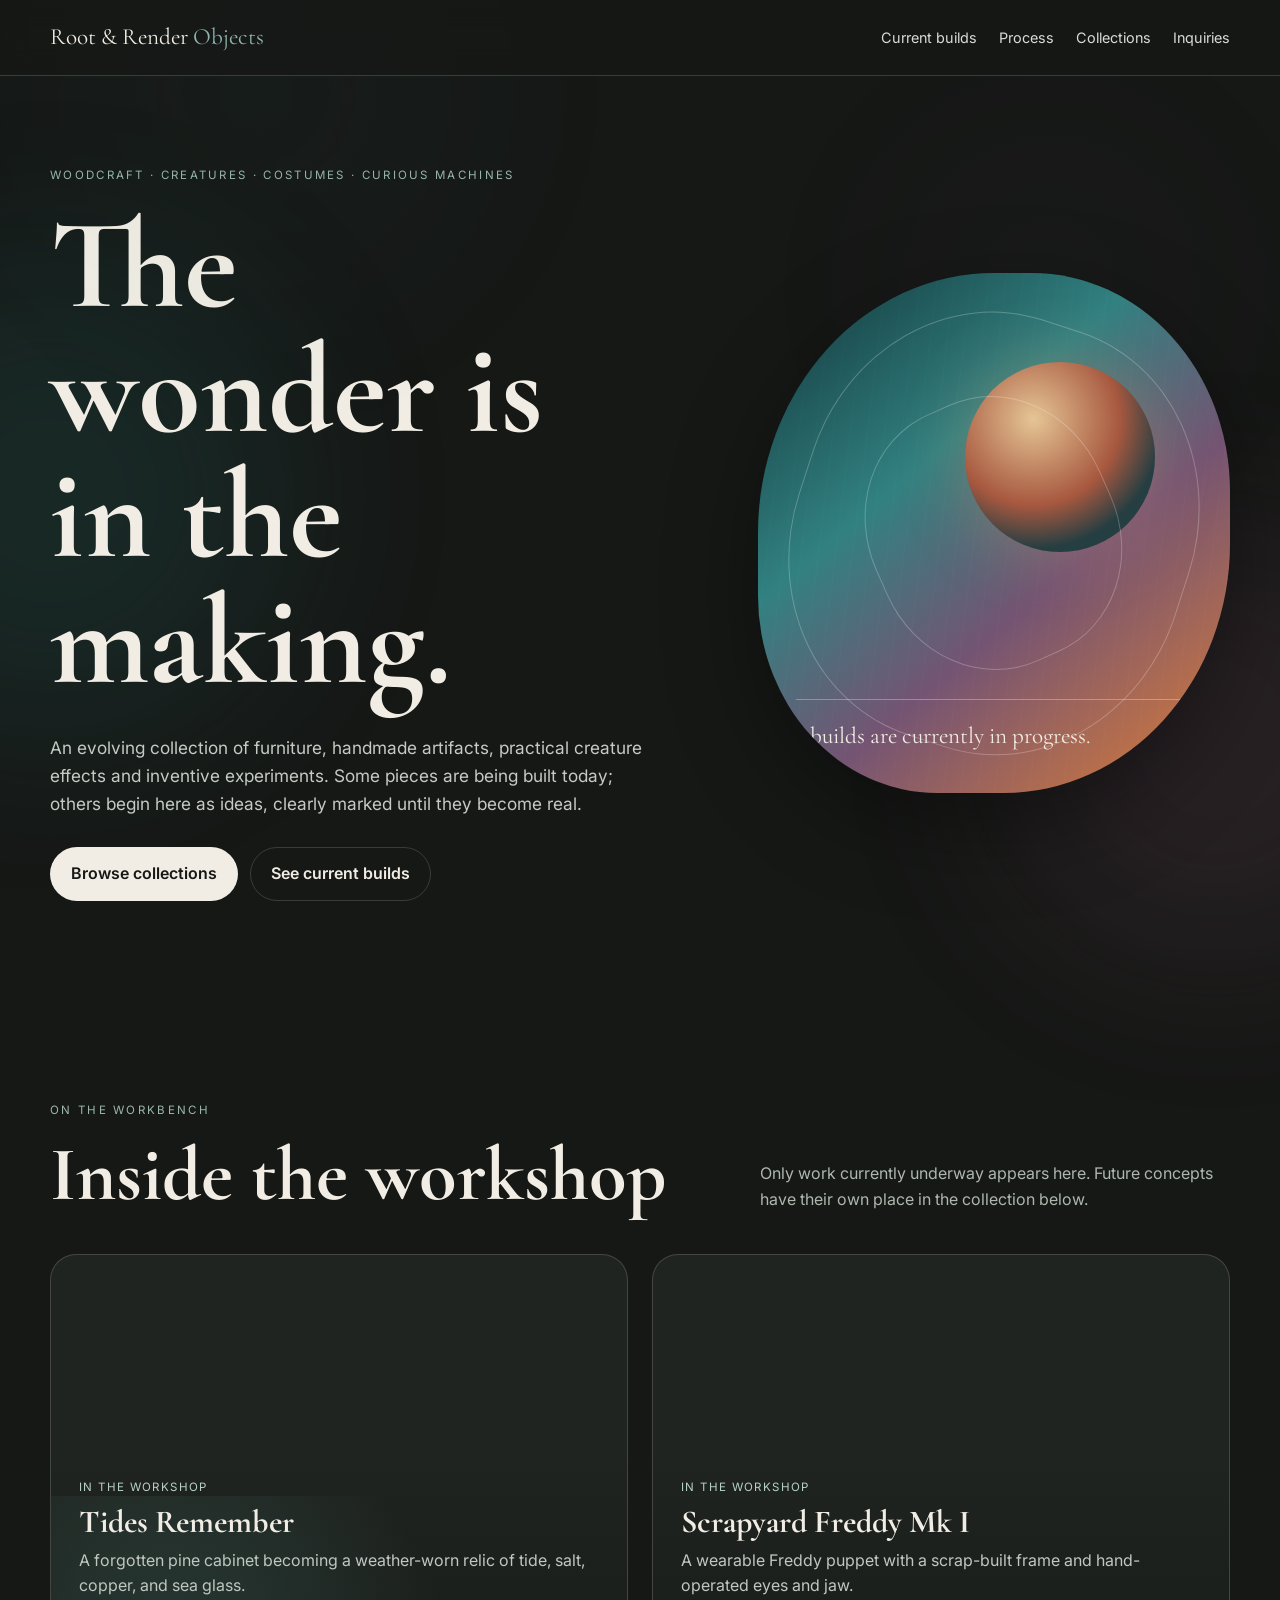
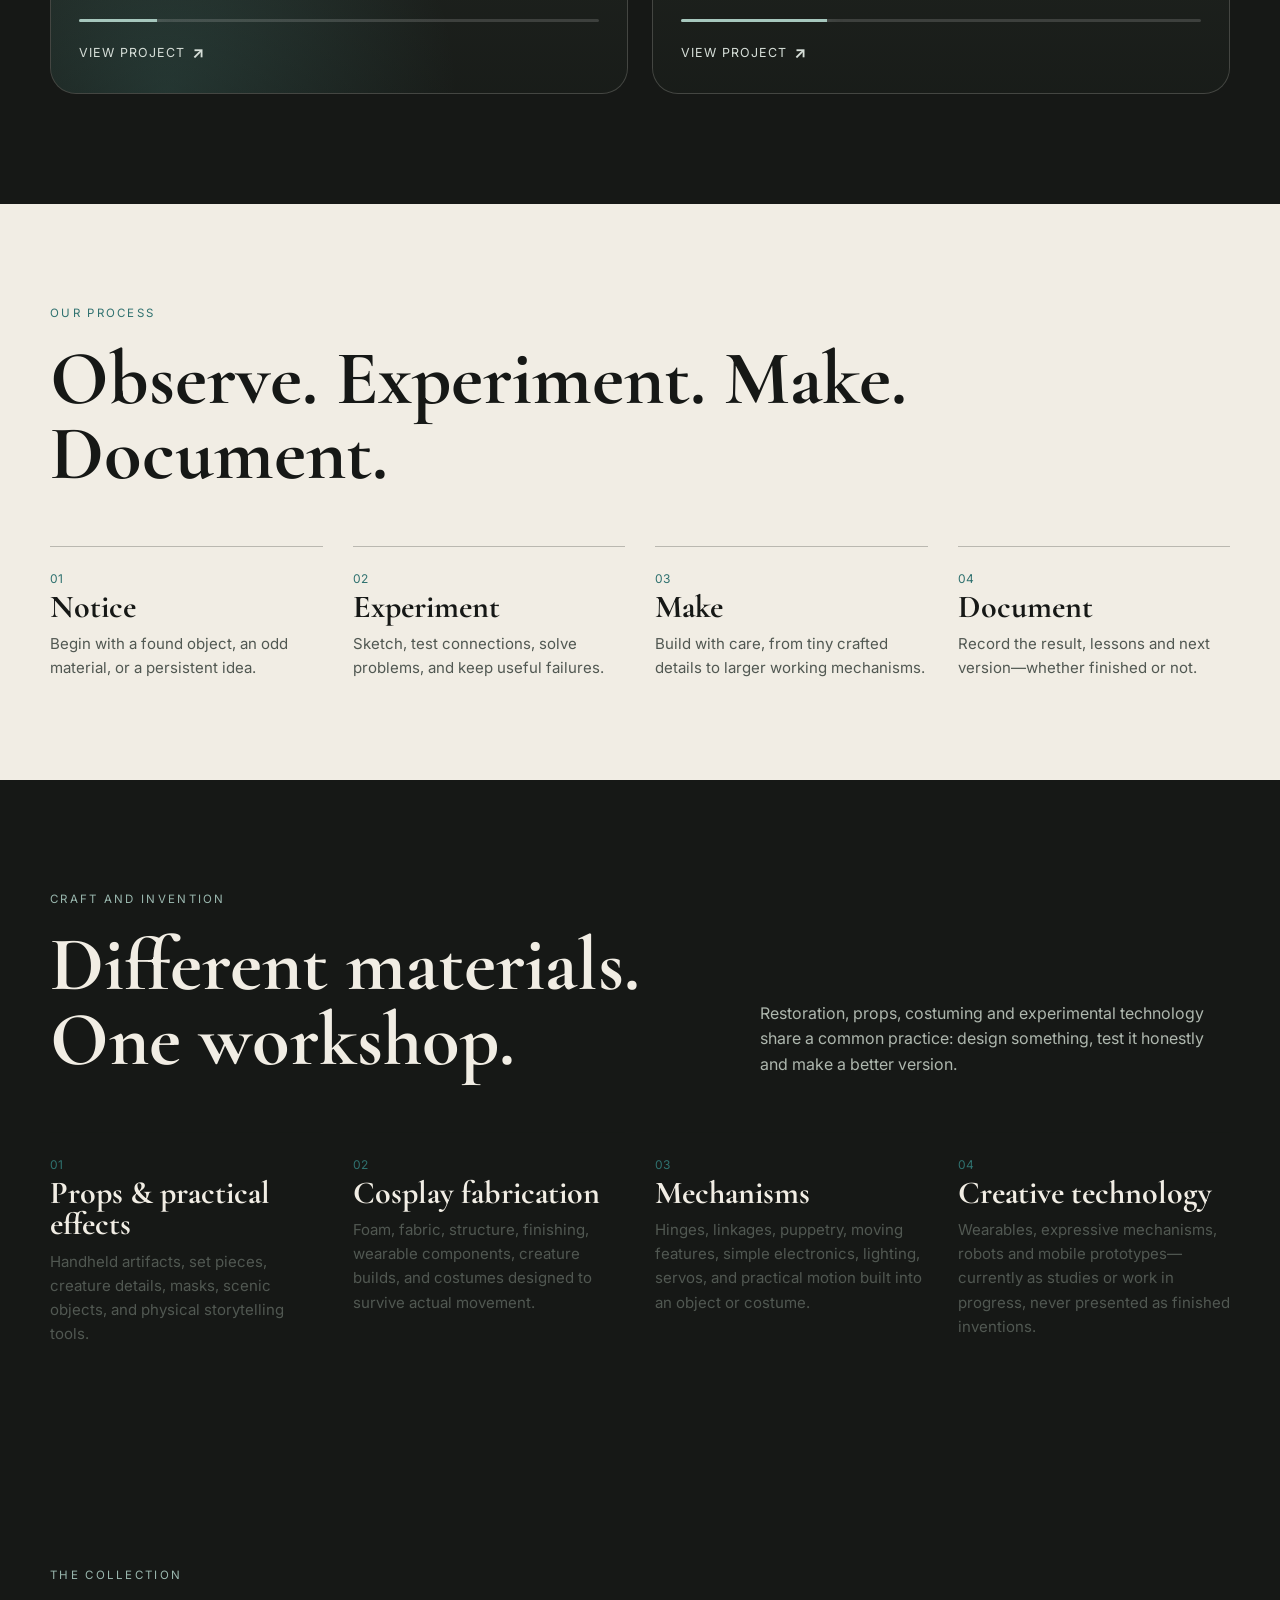
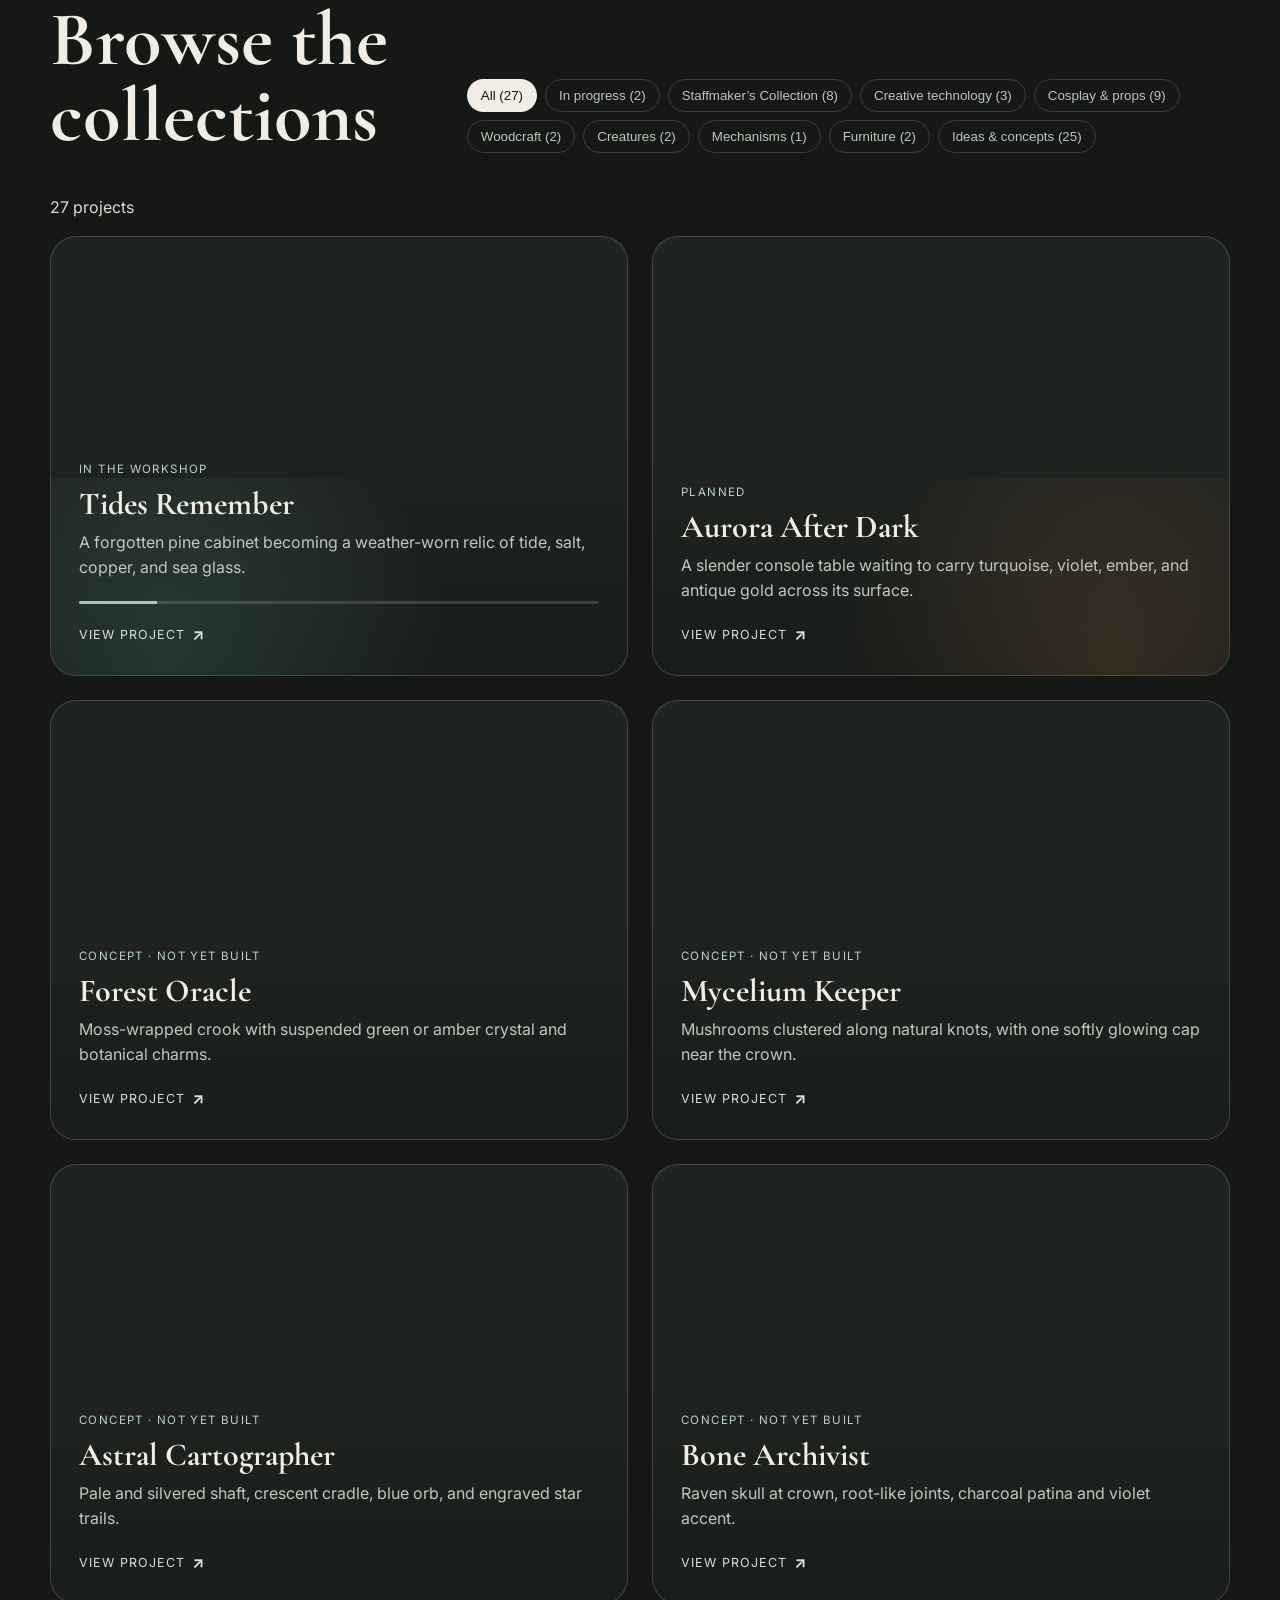
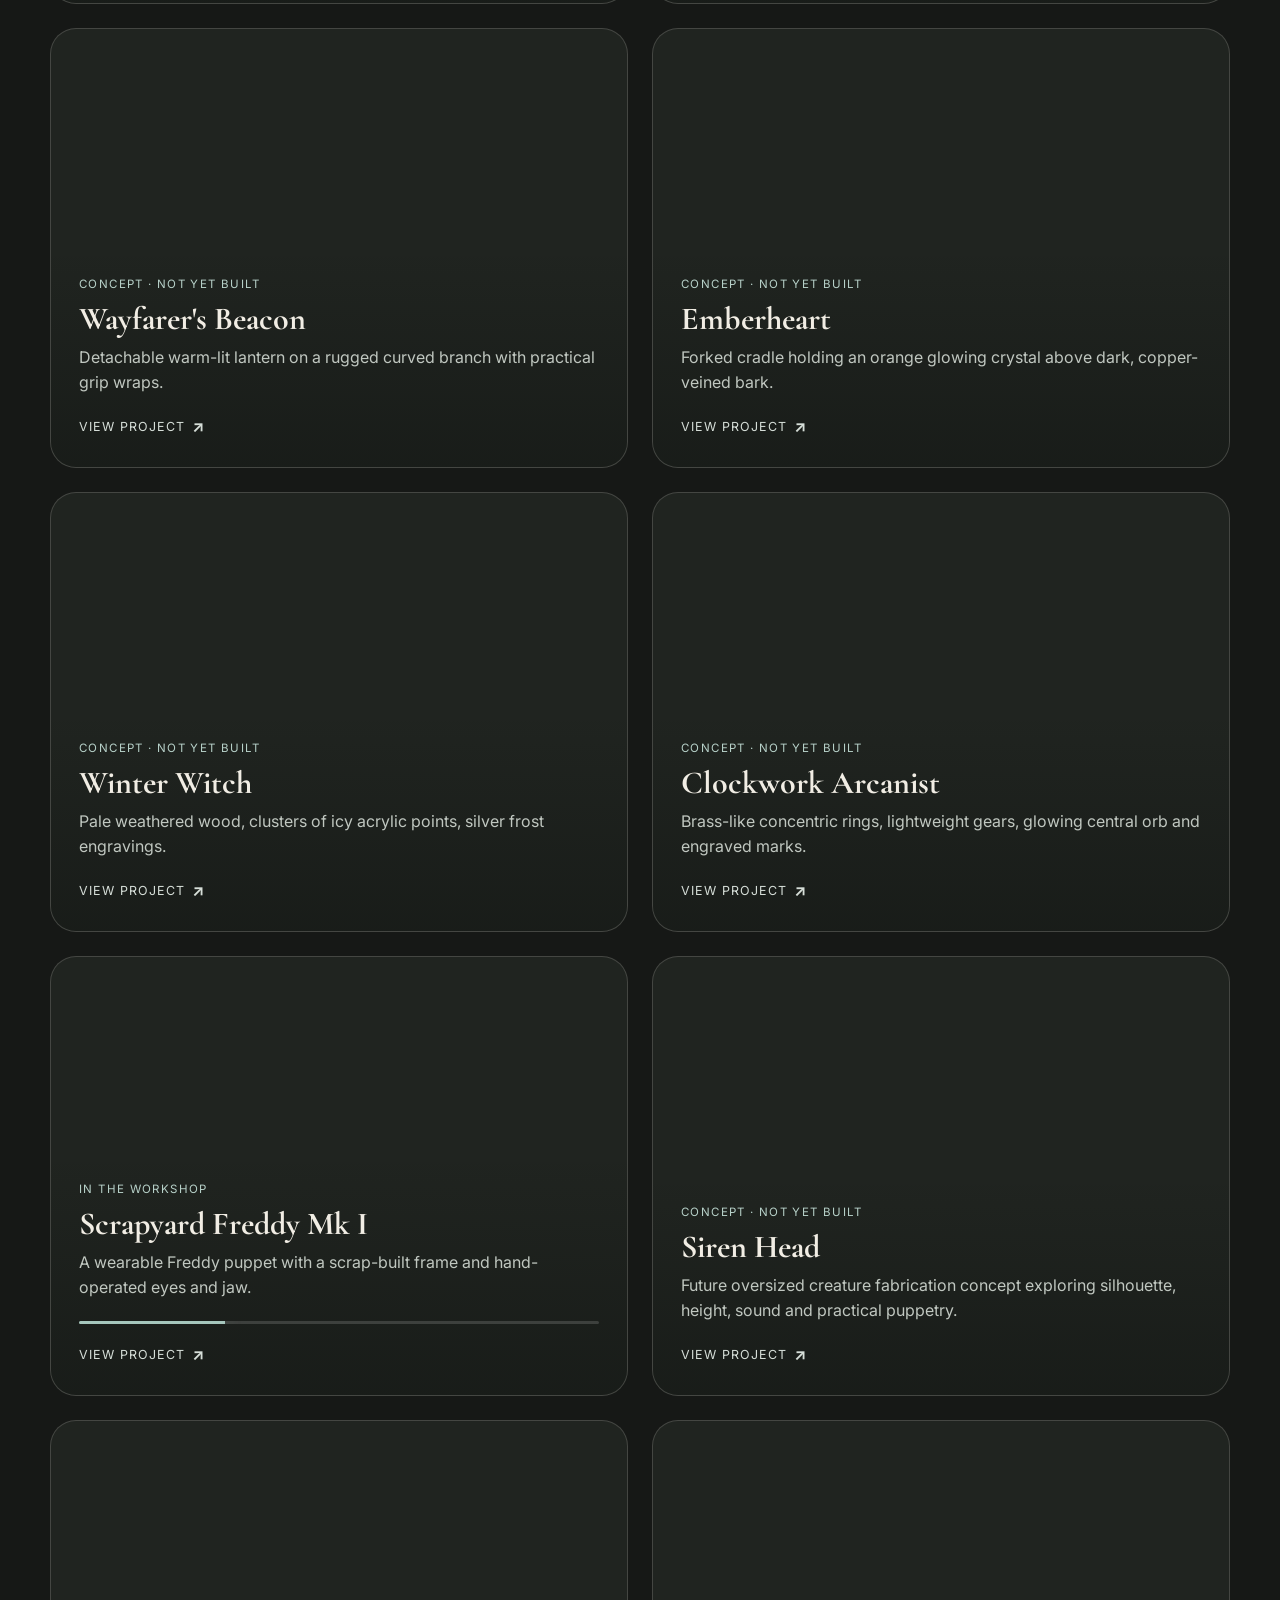
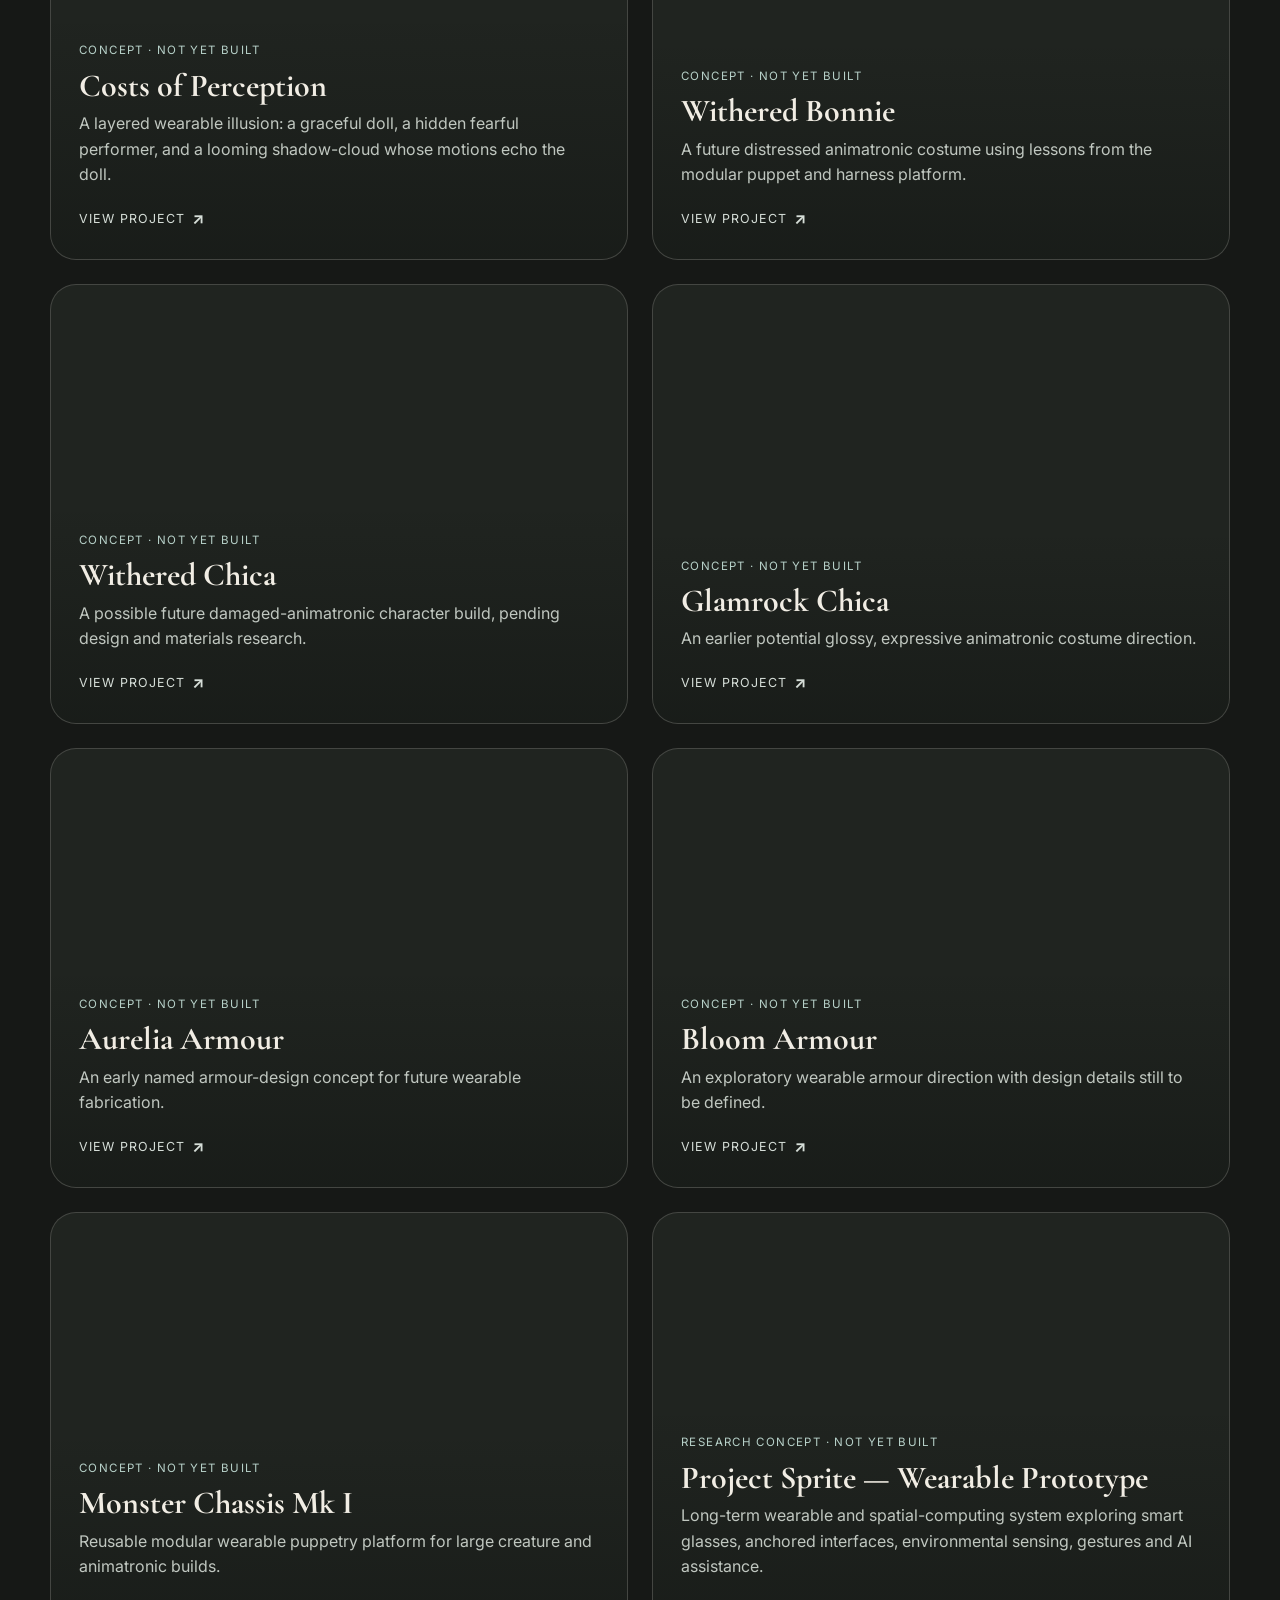
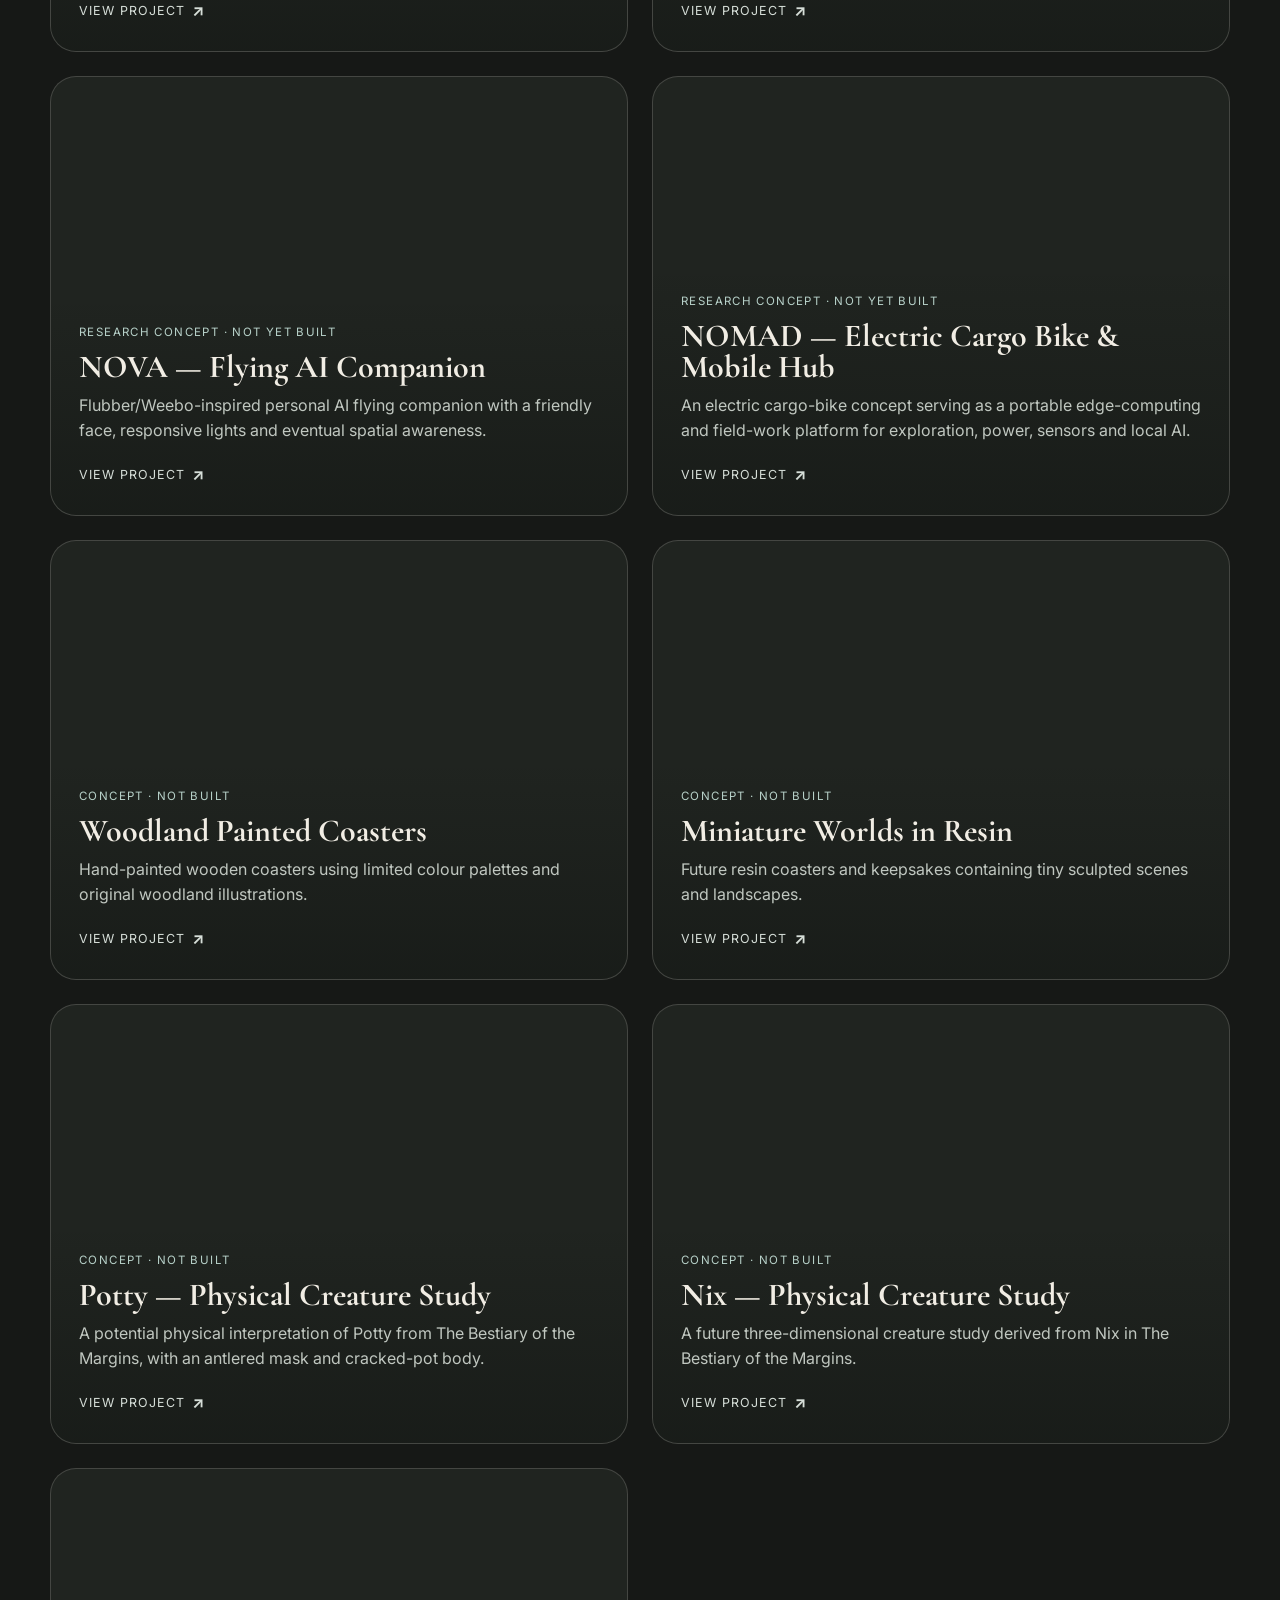
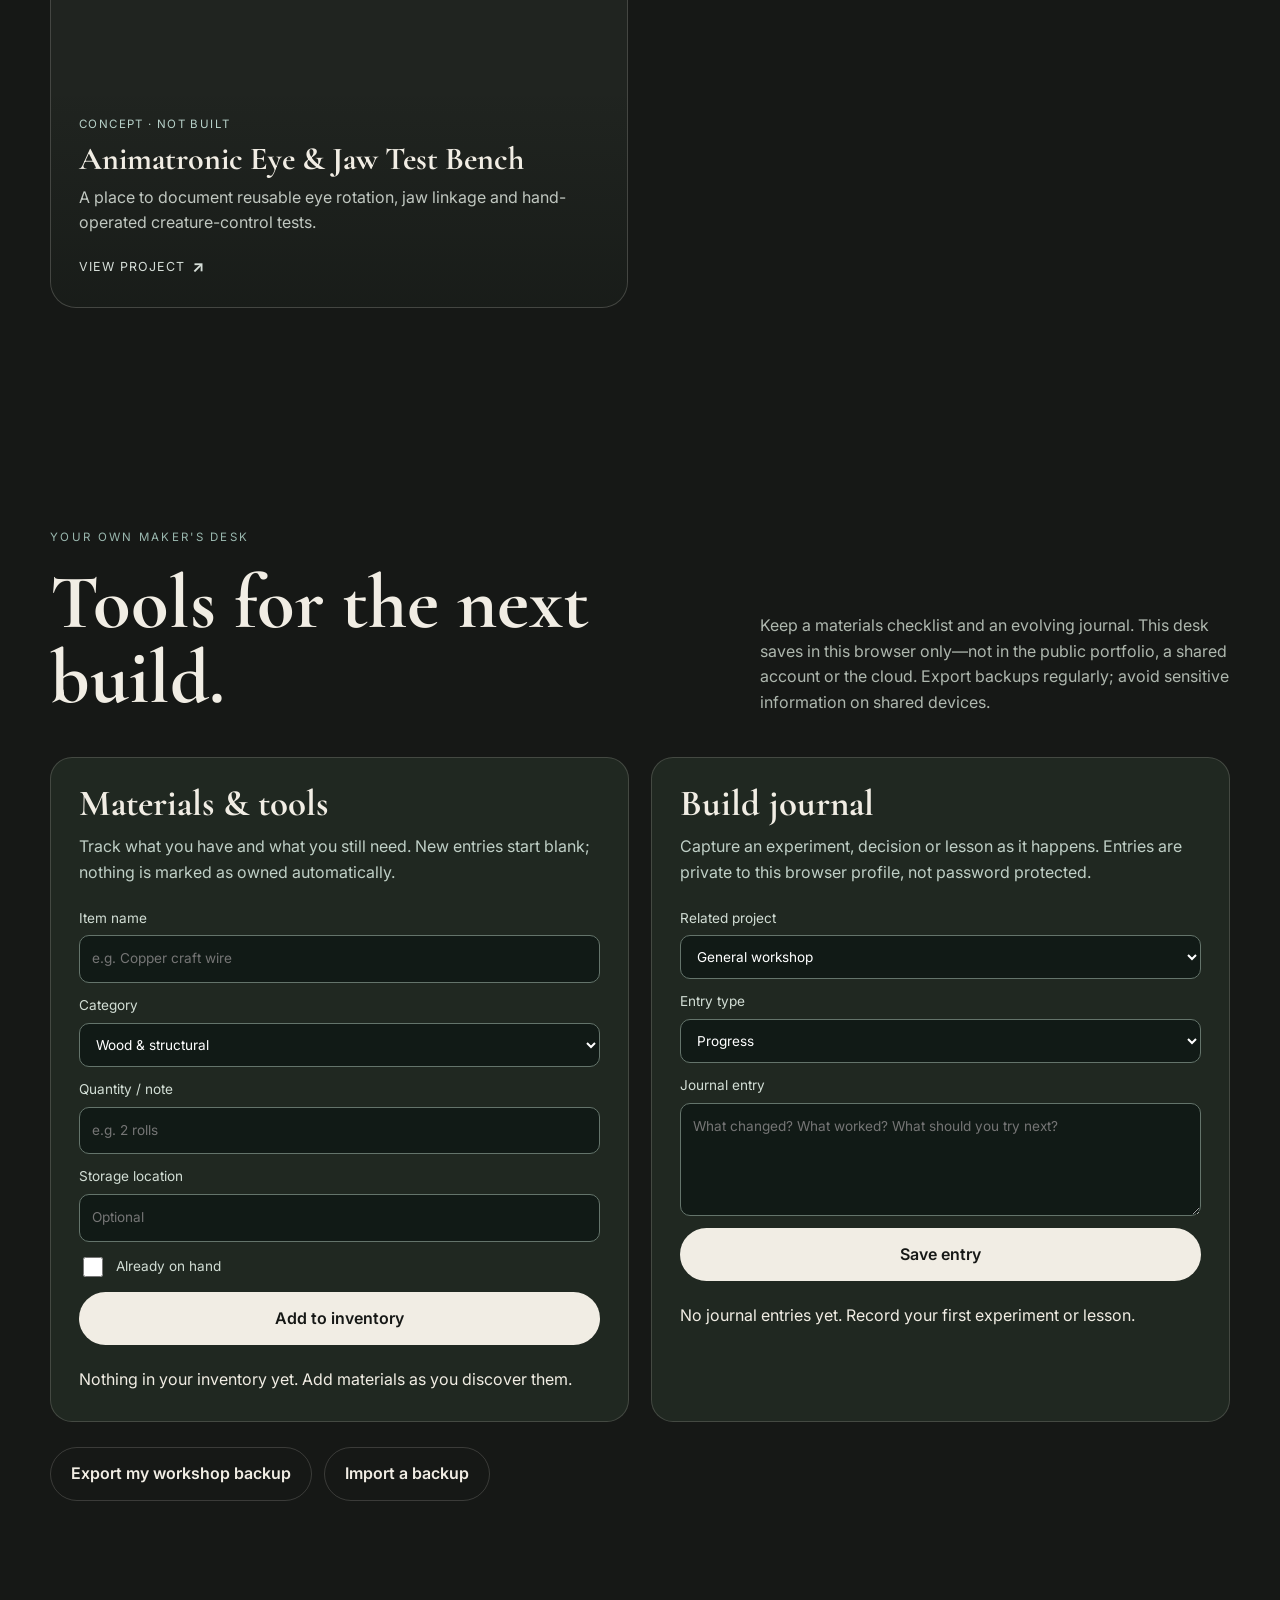
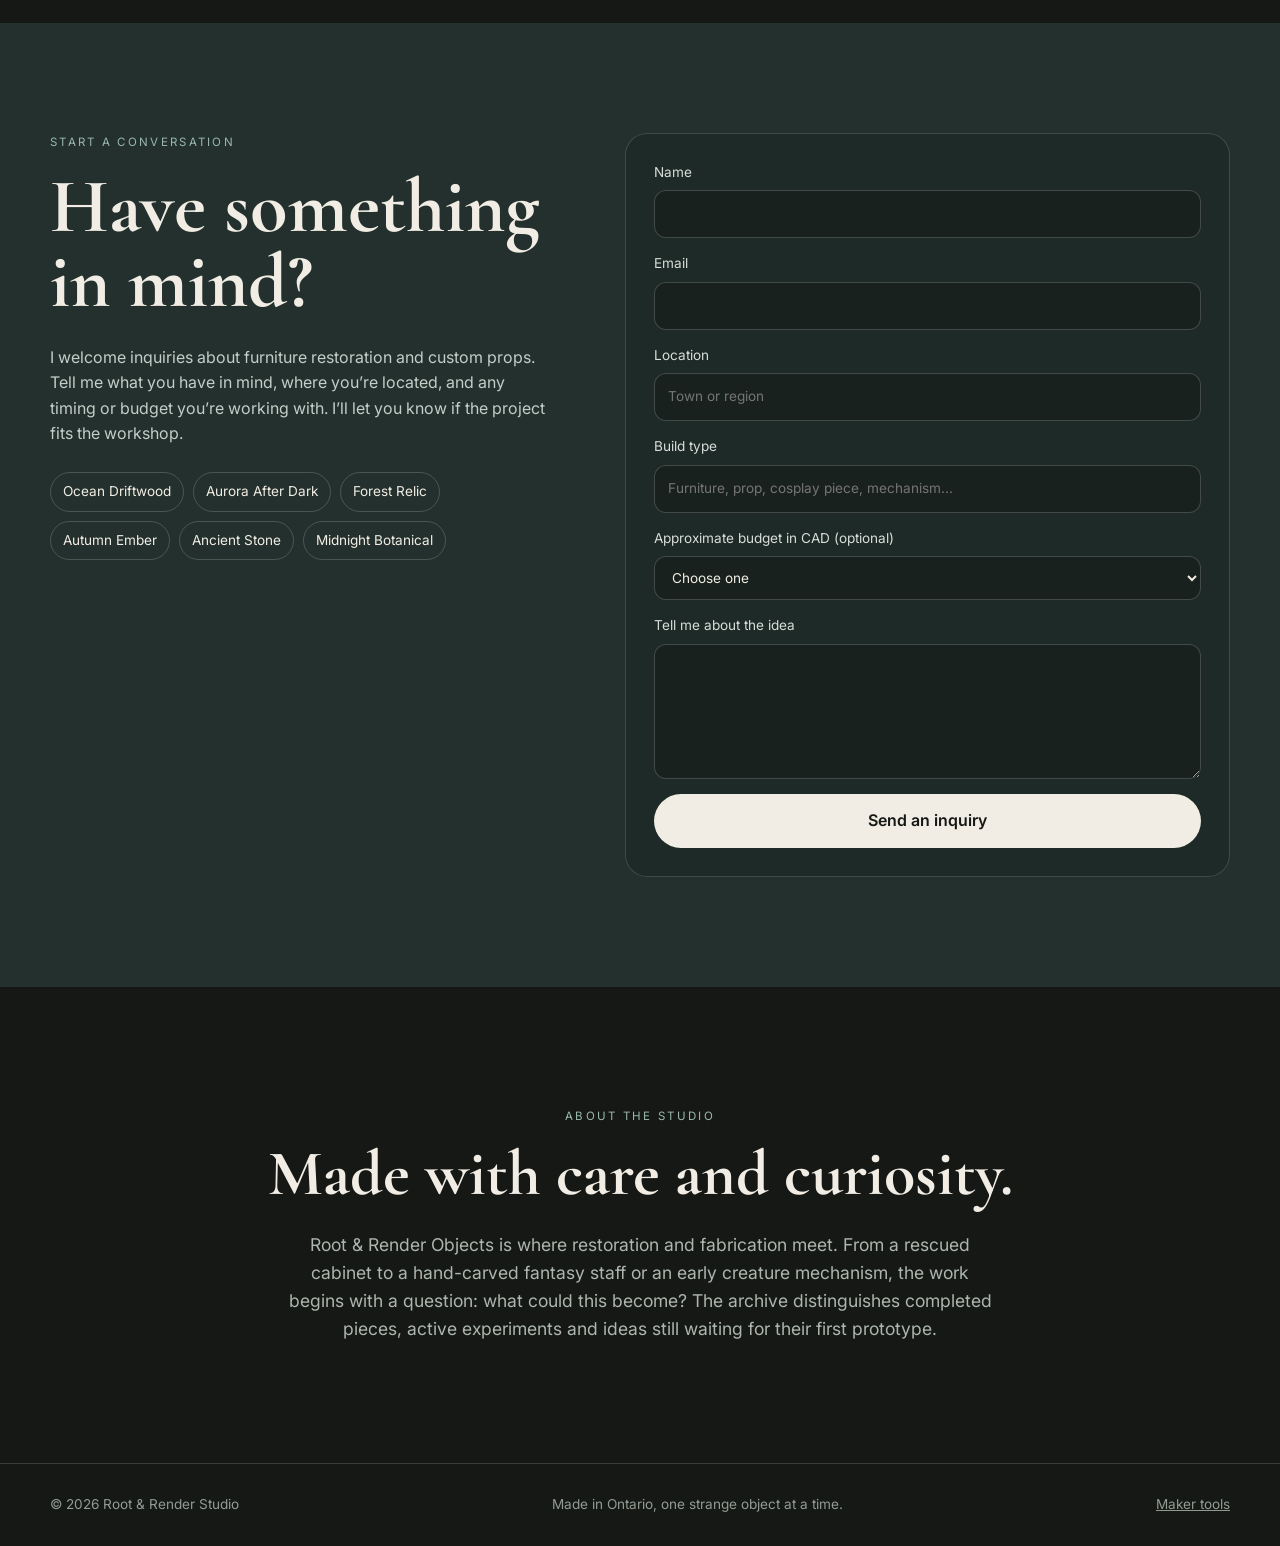
<file: index.html>
<!doctype html>
<html lang="en">
<head>
  <meta charset="utf-8">
  <meta name="viewport" content="width=device-width, initial-scale=1">
  <meta name="description" content="Explore the Root & Render workshop: furniture, woodcraft, original objects, cosplay, creature builds, mechanisms and creative technology. Real builds and early concepts are clearly labelled.">
  <meta name="theme-color" content="#161816">
  <meta property="og:title" content="Root & Render Objects — The Workshop">
  <meta property="og:description" content="One-of-one furniture, handmade artifacts, creature fabrication and thoughtful experiments. Follow each build from first idea to finished object.">
  <title>Root & Render Objects</title>
  <link rel="preconnect" href="https://fonts.googleapis.com">
  <link rel="preconnect" href="https://fonts.gstatic.com" crossorigin>
  <link href="https://fonts.googleapis.com/css2?family=Cormorant+Garamond:wght@500;600&family=Inter:wght@400;500;600&display=swap" rel="stylesheet">
  <link rel="stylesheet" href="/styles.css">
  <link rel="stylesheet" href="/enhancements.css">
</head>
<body>
  <a class="skip-link" href="#main">Skip to the workshop</a>
  <div class="ambient ambient-one" aria-hidden="true"></div>
  <div class="ambient ambient-two" aria-hidden="true"></div>

  <header class="site-header">
    <a class="brand" href="#top">Root & Render <span>Objects</span></a>
    <nav aria-label="Main navigation">
      <a href="#workshop">Current builds</a>
      <a href="#process">Process</a>
      <a href="#archive">Collections</a>
      <a href="#commissions">Inquiries</a>
    </nav>
  </header>

  <main id="main">
    <section id="top" class="hero section-shell">
      <div class="hero-copy reveal">
        <p class="eyebrow">Woodcraft · Creatures · Costumes · Curious machines</p>
        <h1>The wonder is in the making.</h1>
        <p class="hero-intro">An evolving collection of furniture, handmade artifacts, practical creature effects and inventive experiments. Some pieces are being built today; others begin here as ideas, clearly marked until they become real.</p>
        <div class="button-row">
          <a class="button button-primary" href="#archive">Browse collections</a>
          <a class="button button-ghost" href="#workshop">See current builds</a>
        </div>
      </div>
      <div class="hero-art reveal" aria-label="Atmospheric abstract representation of sea, wood and aurora colours">
        <div class="hero-grain" aria-hidden="true"></div>
        <div class="hero-orb" aria-hidden="true"></div>
        <p id="workshop-count">The archive is just beginning.</p>
      </div>
    </section>

    <section id="workshop" class="section-shell section-block reveal">
      <div class="section-heading">
        <div>
          <p class="eyebrow">On the workbench</p>
          <h2>Inside the workshop</h2>
        </div>
        <p>Only work currently underway appears here. Future concepts have their own place in the collection below.</p>
      </div>
      <div id="workshop-grid" class="piece-grid"></div>
    </section>

    <section id="process" class="feature-band reveal">
      <div class="section-shell">
        <p class="eyebrow">Our process</p>
        <h2>Observe. Experiment. Make. Document.</h2>
        <div class="process-grid">
          <article><span>01</span><h3>Notice</h3><p>Begin with a found object, an odd material, or a persistent idea.</p></article>
          <article><span>02</span><h3>Experiment</h3><p>Sketch, test connections, solve problems, and keep useful failures.</p></article>
          <article><span>03</span><h3>Make</h3><p>Build with care, from tiny crafted details to larger working mechanisms.</p></article>
          <article><span>04</span><h3>Document</h3><p>Record the result, lessons and next version—whether finished or not.</p></article>
        </div>
      </div>
    </section>

    <section id="builds" class="section-shell section-block reveal">
      <div class="section-heading">
        <div>
          <p class="eyebrow">Craft and invention</p>
          <h2>Different materials. One workshop.</h2>
        </div>
        <p>Restoration, props, costuming and experimental technology share a common practice: design something, test it honestly and make a better version.</p>
      </div>
      <div class="process-grid">
        <article><span>01</span><h3>Props & practical effects</h3><p>Handheld artifacts, set pieces, creature details, masks, scenic objects, and physical storytelling tools.</p></article>
        <article><span>02</span><h3>Cosplay fabrication</h3><p>Foam, fabric, structure, finishing, wearable components, creature builds, and costumes designed to survive actual movement.</p></article>
        <article><span>03</span><h3>Mechanisms</h3><p>Hinges, linkages, puppetry, moving features, simple electronics, lighting, servos, and practical motion built into an object or costume.</p></article>
        <article><span>04</span><h3>Creative technology</h3><p>Wearables, expressive mechanisms, robots and mobile prototypes—currently as studies or work in progress, never presented as finished inventions.</p></article>
      </div>
    </section>

    <section id="archive" class="section-shell section-block reveal">
      <div class="section-heading">
        <div>
          <p class="eyebrow">The collection</p>
          <h2>Browse the collections</h2>
        </div>
        <div class="filters" role="group" aria-label="Filter objects archive">
          <button class="filter-button is-active" aria-pressed="true" data-filter="all">All</button>
          <button class="filter-button" aria-pressed="false" data-filter="in-workshop">In progress</button>
          <button class="filter-button" aria-pressed="false" data-filter="staffs">Staffmaker’s Collection</button>
          <button class="filter-button" aria-pressed="false" data-filter="technology">Creative technology</button>
          <button class="filter-button" aria-pressed="false" data-filter="cosplay">Cosplay &amp; props</button>
          <button class="filter-button" aria-pressed="false" data-filter="woodcraft">Woodcraft</button>
          <button class="filter-button" aria-pressed="false" data-filter="creatures">Creatures</button>
          <button class="filter-button" aria-pressed="false" data-filter="mechanisms">Mechanisms</button>
          <button class="filter-button" aria-pressed="false" data-filter="furniture">Furniture</button>
          <button class="filter-button" aria-pressed="false" data-filter="available">Available</button>
          <button class="filter-button" aria-pressed="false" data-filter="concept">Ideas &amp; concepts</button>
          <button class="filter-button" aria-pressed="false" data-filter="found-a-home">Found a home</button>
        </div>
      </div>
      <p id="archive-results" class="archive-results" role="status"></p>
      <div id="archive-grid" class="piece-grid"></div>
    </section>

    <section id="workbench" class="section-shell section-block workbench-section reveal">
      <div class="section-heading">
        <div><p class="eyebrow">Your own maker's desk</p><h2>Tools for the next build.</h2></div>
        <p>Keep a materials checklist and an evolving journal. This desk saves in this browser only—not in the public portfolio, a shared account or the cloud. Export backups regularly; avoid sensitive information on shared devices.</p>
      </div>
      <div class="workbench-tools">
        <section class="tool-panel" aria-labelledby="inventory-title">
          <h3 id="inventory-title">Materials &amp; tools</h3>
          <p>Track what you have and what you still need. New entries start blank; nothing is marked as owned automatically.</p>
          <form id="inventory-form" class="workbench-form">
            <label>Item name<input name="name" required maxlength="120" placeholder="e.g. Copper craft wire"></label>
            <label>Category<select name="category"><option>Wood &amp; structural</option><option>Sculpting &amp; fabrication</option><option>Electronics</option><option>Paint &amp; finishing</option><option>Decorative</option><option>Tools</option><option>Other</option></select></label>
            <label>Quantity / note<input name="quantity" maxlength="80" placeholder="e.g. 2 rolls"></label>
            <label>Storage location<input name="location" maxlength="100" placeholder="Optional"></label>
            <label class="check-label"><input type="checkbox" name="owned"> Already on hand</label>
            <button class="button button-primary" type="submit">Add to inventory</button>
          </form>
          <div id="inventory-list" class="workbench-list" aria-live="polite"></div>
        </section>
        <section class="tool-panel" aria-labelledby="journal-title">
          <h3 id="journal-title">Build journal</h3>
          <p>Capture an experiment, decision or lesson as it happens. Entries are private to this browser profile, not password protected.</p>
          <form id="journal-form" class="workbench-form">
            <label>Related project<select id="journal-project" name="project"></select></label>
            <label>Entry type<select name="kind"><option>Progress</option><option>Test</option><option>Decision</option><option>Lesson</option><option>Problem</option></select></label>
            <label>Journal entry<textarea name="note" rows="4" maxlength="5000" required placeholder="What changed? What worked? What should you try next?"></textarea></label>
            <button class="button button-primary" type="submit">Save entry</button>
          </form>
          <div id="journal-list" class="workbench-list" aria-live="polite"></div>
        </section>
      </div>
      <div class="workbench-actions"><button id="export-workbench" class="button button-ghost" type="button">Export my workshop backup</button><label class="button button-ghost import-label">Import a backup<input id="import-workbench" type="file" accept=".json,application/json"></label><p id="workbench-status" role="status" aria-live="polite"></p></div>
    </section>

    <section id="commissions" class="commission-section reveal">
      <div class="section-shell commission-layout">
        <div>
          <p class="eyebrow">Start a conversation</p>
          <h2>Have something in mind?</h2>
          <p>I welcome inquiries about furniture restoration and custom props. Tell me what you have in mind, where you’re located, and any timing or budget you’re working with. I’ll let you know if the project fits the workshop.</p>
          <div class="finish-list" id="finish-list"></div>
        </div>
        <form name="commission" method="POST" data-netlify="true" netlify-honeypot="bot-field" class="studio-form">
          <input type="hidden" name="form-name" value="commission">
          <p class="hidden"><label>Do not fill this out: <input name="bot-field"></label></p>
          <label>Name<input name="name" autocomplete="name" required></label>
          <label>Email<input type="email" name="email" autocomplete="email" required></label>
          <label>Location<input name="location" placeholder="Town or region"></label>
          <label>Build type<input name="build-type" placeholder="Furniture, prop, cosplay piece, mechanism..."></label>
          <label>Approximate budget in CAD (optional)<select name="budget"><option value="">Choose one</option><option>Not sure yet</option><option>Under $250</option><option>$250–$500</option><option>$500–$900</option><option>$900+</option></select></label>
          <label>Tell me about the idea<textarea name="message" rows="5" required></textarea></label>
          <button class="button button-primary" type="submit">Send an inquiry</button>
        </form>
      </div>
    </section>

    <section class="section-shell about-section reveal">
      <p class="eyebrow">About the studio</p>
      <h2>Made with care and curiosity.</h2>
      <p>Root & Render Objects is where restoration and fabrication meet. From a rescued cabinet to a hand-carved fantasy staff or an early creature mechanism, the work begins with a question: what could this become? The archive distinguishes completed pieces, active experiments and ideas still waiting for their first prototype.</p>
    </section>
  </main>

  <footer class="site-footer">
    <div class="section-shell footer-inner">
      <p>© <span id="year"></span> Root & Render Studio</p>
      <p>Made in Ontario, one strange object at a time.</p>
      <a href="#workbench">Maker tools</a>
    </div>
  </footer>

  <dialog id="piece-dialog" aria-labelledby="piece-title" class="piece-dialog">
    <button class="dialog-close" aria-label="Close">×</button>
    <div id="dialog-content"></div>
  </dialog>

  <dialog id="reserve-dialog" aria-labelledby="reserve-title" class="piece-dialog small-dialog">
    <button class="dialog-close" aria-label="Close">×</button>
    <h2 id="reserve-title">Reserve this piece</h2>
    <form name="reservation" method="POST" data-netlify="true" netlify-honeypot="bot-field" class="studio-form">
      <input type="hidden" name="form-name" value="reservation">
      <input type="hidden" id="reservation-piece" name="piece">
      <p class="hidden"><label>Do not fill this out: <input name="bot-field"></label></p>
      <label>Name<input name="name" autocomplete="name" required></label>
      <label>Email<input type="email" name="email" autocomplete="email" required></label>
      <label>Phone<input name="phone" autocomplete="tel"></label>
      <label>Pickup or delivery notes<textarea name="message" rows="4"></textarea></label>
      <button class="button button-primary" type="submit">Request reservation</button>
    </form>
  </dialog>

  <script src="/script.js" defer></script>
  <script src="/workbench.js" defer></script>
</body>
</html>
</file>
<file: styles.css>
:root{--ink:#161816;--paper:#f1ede4;--mist:#d7ddd5;--sea:#2f716f;--deep:#183d43;--copper:#b76f45;--violet:#5a456e;--line:rgba(241,237,228,.17)}*{box-sizing:border-box}html{scroll-behavior:smooth}body{margin:0;background:var(--ink);color:var(--paper);font-family:Inter,system-ui,sans-serif;line-height:1.6}body:before{content:"";position:fixed;inset:0;pointer-events:none;opacity:.18;background-image:radial-gradient(circle at 20% 10%,rgba(47,113,111,.32),transparent 28%),radial-gradient(circle at 82% 32%,rgba(90,69,110,.24),transparent 24%)}h1,h2,h3{font-family:"Cormorant Garamond",serif;line-height:.98;margin:0}h1{font-size:clamp(4rem,10vw,8.7rem);max-width:9ch}h2{font-size:clamp(2.7rem,6vw,5.3rem)}h3{font-size:2rem}p{margin:0}.section-shell{width:min(1180px,calc(100% - 40px));margin:auto}.site-header{position:sticky;top:0;z-index:20;display:flex;justify-content:space-between;align-items:center;padding:19px max(20px,calc((100vw - 1180px)/2));background:rgba(22,24,22,.84);backdrop-filter:blur(14px);border-bottom:1px solid var(--line)}.brand{font-family:"Cormorant Garamond",serif;font-size:1.45rem;color:inherit;text-decoration:none}.brand span{color:#8fb5ad}.site-header nav{display:flex;gap:22px}.site-header nav a{color:var(--mist);text-decoration:none;font-size:.9rem}.hero{min-height:82vh;display:grid;grid-template-columns:1.15fr .85fr;align-items:center;gap:70px;padding:90px 0}.hero-intro{max-width:610px;color:#c5cbc4;font-size:1.08rem;margin:30px 0}.eyebrow{text-transform:uppercase;letter-spacing:.2em;font-size:.72rem;color:#9ab8af;margin-bottom:18px}.button-row{display:flex;gap:12px;flex-wrap:wrap}.button{display:inline-flex;align-items:center;justify-content:center;border-radius:999px;padding:13px 20px;border:1px solid transparent;font:inherit;font-weight:600;text-decoration:none;cursor:pointer}.button-primary{background:var(--paper);color:var(--ink)}.button-ghost{border-color:var(--line);color:var(--paper);background:transparent}.hero-art{position:relative;min-height:520px;border-radius:50% 42% 48% 38%;overflow:hidden;background:linear-gradient(140deg,#143b3f 4%,#328181 36%,#745473 61%,#c07246 89%);box-shadow:0 30px 90px rgba(0,0,0,.38)}.hero-art:before,.hero-art:after{content:"";position:absolute;inset:8%;border-radius:45%;border:1px solid rgba(255,255,255,.24);transform:rotate(18deg)}.hero-art:after{inset:24%;transform:rotate(-24deg)}.hero-orb{position:absolute;width:190px;height:190px;border-radius:50%;right:16%;top:17%;background:radial-gradient(circle at 36% 30%,#e5c595,#a7583f 48%,#253e42 72%);filter:blur(.3px);box-shadow:0 0 70px rgba(230,153,95,.32)}.hero-art p{position:absolute;bottom:38px;left:38px;right:38px;padding-top:18px;border-top:1px solid rgba(255,255,255,.3);font-family:"Cormorant Garamond",serif;font-size:1.45rem}.section-block{padding:110px 0}.section-heading{display:flex;justify-content:space-between;gap:30px;align-items:end;margin-bottom:42px}.section-heading>p{max-width:470px;color:#aeb7ae}.piece-grid{display:grid;grid-template-columns:repeat(2,minmax(0,1fr));gap:24px}.piece-card{position:relative;min-height:510px;border:1px solid var(--line);border-radius:26px;overflow:hidden;background:#202420;display:flex;flex-direction:column;justify-content:end;cursor:pointer}.piece-image{position:absolute;inset:0;background-size:cover;background-position:center;transition:transform .5s ease}.piece-card:hover .piece-image{transform:scale(1.03)}.piece-image:after{content:"";position:absolute;inset:0;background:linear-gradient(transparent 28%,rgba(13,15,14,.9) 94%)}.placeholder-ocean{background:linear-gradient(145deg,#d5a96c 5%,#3d8e8d 43%,#15363d 78%)}.placeholder-aurora{background:linear-gradient(145deg,#122f39,#157f86 30%,#694572 61%,#d27b43)}.piece-card-content{position:relative;z-index:2;padding:28px}.piece-meta{display:flex;justify-content:space-between;align-items:center;gap:15px;margin-bottom:10px}.status{font-size:.72rem;letter-spacing:.12em;text-transform:uppercase;color:#b8d2ca}.price{font-weight:600}.piece-card p{color:#c0c7c0;margin-top:10px}.feature-band{padding:100px 0;background:var(--paper);color:var(--ink)}.feature-band .eyebrow{color:var(--sea)}.process-grid{display:grid;grid-template-columns:repeat(4,1fr);gap:30px;margin-top:55px}.process-grid article{border-top:1px solid rgba(22,24,22,.25);padding-top:18px}.process-grid span{font-size:.75rem;color:var(--sea)}.process-grid p{margin-top:10px;color:#515852;font-size:.94rem}.filters{display:flex;gap:8px;flex-wrap:wrap}.filter-button{background:transparent;color:#bdc5bd;border:1px solid var(--line);border-radius:999px;padding:8px 13px;cursor:pointer}.filter-button.is-active{background:var(--paper);color:var(--ink)}.commission-section{padding:110px 0;background:#23302d}.commission-layout{display:grid;grid-template-columns:.9fr 1.1fr;gap:80px}.commission-layout>div>p:not(.eyebrow){color:#c4cec8;max-width:520px;margin:25px 0}.finish-list{display:flex;gap:9px;flex-wrap:wrap}.finish-chip{border:1px solid rgba(255,255,255,.18);border-radius:999px;padding:8px 12px;font-size:.85rem}.studio-form{display:grid;gap:15px;padding:28px;border:1px solid rgba(255,255,255,.15);border-radius:22px;background:rgba(0,0,0,.12)}.studio-form label{display:grid;gap:7px;font-size:.85rem;color:#d8ddd8}.studio-form input,.studio-form select,.studio-form textarea{width:100%;border:1px solid rgba(255,255,255,.18);border-radius:12px;padding:12px 13px;background:#19211f;color:var(--paper);font:inherit}.about-section{padding:120px 0;text-align:center}.about-section p:last-child{max-width:710px;margin:25px auto 0;color:#adb6ae;font-size:1.1rem}.site-footer{border-top:1px solid var(--line)}.footer-inner{display:flex;justify-content:space-between;padding:30px 0;color:#919b93;font-size:.85rem}.piece-dialog{width:min(900px,calc(100% - 30px));max-height:88vh;overflow:auto;border:1px solid rgba(255,255,255,.15);border-radius:25px;padding:0;background:#202420;color:var(--paper)}.piece-dialog::backdrop{background:rgba(5,7,6,.82);backdrop-filter:blur(7px)}.dialog-close{position:sticky;top:14px;float:right;z-index:3;margin:14px 14px 0 0;width:40px;height:40px;border-radius:50%;border:1px solid var(--line);background:#171a18;color:#fff;font-size:1.5rem;cursor:pointer}.dialog-hero{min-height:380px;background-size:cover;background-position:center}.dialog-body{padding:35px}.dialog-body h2{margin-bottom:15px}.dialog-story{color:#bec7c0;max-width:680px}.dialog-details{display:grid;grid-template-columns:repeat(3,1fr);gap:16px;margin:28px 0}.dialog-details div{border-top:1px solid var(--line);padding-top:12px}.dialog-details small{display:block;color:#8e9991}.small-dialog{max-width:580px;padding:28px}.hidden{display:none!important}@media(max-width:800px){.site-header nav{display:none}.hero{grid-template-columns:1fr;padding-top:70px}.hero-art{min-height:390px}.piece-grid,.commission-layout{grid-template-columns:1fr}.process-grid{grid-template-columns:repeat(2,1fr)}.section-heading{align-items:start;flex-direction:column}.commission-layout{gap:45px}.dialog-details{grid-template-columns:1fr 1fr}}@media(max-width:520px){.section-shell{width:min(100% - 24px,1180px)}h1{font-size:3.8rem}.hero{gap:35px}.hero-art{min-height:330px}.piece-card{min-height:420px}.process-grid{grid-template-columns:1fr}.footer-inner{display:grid;gap:7px}.section-block,.commission-section{padding:78px 0}}
/* Objects archive quality pass */
html{scroll-padding-top:92px}.site-header nav{flex-wrap:wrap;justify-content:flex-end}.site-header nav a:focus-visible,.filter-button:focus-visible,.button:focus-visible,.piece-card:focus-visible,.dialog-close:focus-visible{outline:3px solid #bfe2d6;outline-offset:3px}
.piece-image:not([style*="background-image"]){background:linear-gradient(140deg,#324b47 0%,#273230 45%,#563e37 100%)}.artifact-placeholder{position:absolute;inset:0;display:flex;flex-direction:column;align-items:flex-start;justify-content:center;gap:14px;padding:36px 30px 115px;background:radial-gradient(circle at 72% 34%,rgba(181,129,73,.27),transparent 45%),repeating-linear-gradient(110deg,transparent 0 28px,rgba(255,255,255,.026) 29px 30px);color:#efe8da}.artifact-placeholder span,.artifact-placeholder small{font-size:.7rem;letter-spacing:.14em;text-transform:uppercase;color:#c5d4cc}.artifact-placeholder strong{font-family:"Cormorant Garamond",serif;font-weight:500;font-size:clamp(2rem,3vw,3.2rem);line-height:1.06;max-width:15ch}.dialog-hero .artifact-placeholder{padding-bottom:20px}.dialog-hero .artifact-placeholder strong{font-size:clamp(2.8rem,5vw,4.5rem)}.piece-card{min-height:440px}.piece-image:after{background:linear-gradient(transparent 42%,rgba(13,15,14,.94) 100%)}.piece-card-content{background:linear-gradient(transparent,rgba(11,14,12,.35));}.workbench-tools{display:grid;grid-template-columns:repeat(2,minmax(0,1fr));gap:22px}.tool-panel{border:1px solid var(--line);border-radius:22px;padding:28px;background:#202821}.tool-panel h3{font-size:2.3rem}.tool-panel>p{color:#bfcfc6;margin:12px 0 22px}.workbench-form{display:grid;gap:12px}.workbench-form label{display:grid;gap:6px;color:#d2ded5;font-size:.85rem}.workbench-form input:not([type="checkbox"]),.workbench-form select,.workbench-form textarea{width:100%;padding:12px;background:#111a16;border:1px solid #64746b;border-radius:10px;color:#fff;font:inherit}.workbench-form input:focus-visible,.workbench-form textarea:focus-visible,.workbench-form select:focus-visible{outline:3px solid #bfe2d6;outline-offset:2px}.workbench-form .check-label{display:flex;align-items:center;gap:10px}.check-label input{width:20px;height:20px}.workbench-list{display:grid;gap:10px;margin-top:22px}.workbench-entry{border-top:1px solid var(--line);padding-top:14px;display:flex;justify-content:space-between;align-items:start;gap:14px}.workbench-entry small,.workbench-entry p{color:#bdc9c0}.workbench-entry button{background:none;border:1px solid var(--line);color:var(--paper);border-radius:8px;padding:7px 10px;cursor:pointer}.workbench-actions{display:flex;align-items:center;flex-wrap:wrap;gap:12px;margin-top:25px}.workbench-actions p{flex-basis:100%;color:#bfd7ca}.import-label{cursor:pointer}.import-label input{position:absolute;width:1px;height:1px;overflow:hidden;opacity:0}.import-label:focus-within{outline:3px solid #bfe2d6;outline-offset:3px}.studio-form textarea{resize:vertical}.dialog-story{margin-top:16px}.dialog-story a{color:#bee4da}.about-section h2{font-size:clamp(2.8rem,5vw,4.8rem)}
@media(max-width:900px){.site-header{align-items:flex-start;flex-direction:column;gap:12px}.site-header nav{display:flex;gap:10px 18px}.site-header nav a{font-size:.83rem}.workbench-tools{grid-template-columns:1fr}.section-block{padding:80px 0}.hero{min-height:auto}.piece-card{min-height:400px}}@media(max-width:520px){.site-header{padding:12px}.site-header nav{gap:8px 14px}.site-header nav a{font-size:.8rem}.hero{padding-top:45px}.hero h1{font-size:clamp(3rem,12vw,4.2rem)}.artifact-placeholder{padding:28px 25px 100px}.tool-panel{padding:20px}.dialog-hero{min-height:260px}.dialog-body h2{font-size:clamp(2.5rem,9vw,4rem)}.dialog-details{grid-template-columns:1fr}.piece-meta{align-items:start}.filters{gap:6px}.filter-button{padding:10px 12px}}
</file>
<file: enhancements.css>
.skip-link{position:fixed;left:16px;top:-70px;z-index:100;background:var(--paper);color:var(--ink);padding:10px 14px;border-radius:12px;text-decoration:none}.skip-link:focus{top:16px}.ambient{position:fixed;z-index:-1;border-radius:50%;filter:blur(90px);opacity:.16;pointer-events:none;animation:drift 18s ease-in-out infinite alternate}.ambient-one{width:38vw;height:38vw;background:#277f7a;left:-15vw;top:28vh}.ambient-two{width:34vw;height:34vw;background:#86516f;right:-12vw;top:58vh;animation-delay:-7s}@keyframes drift{to{transform:translate3d(4vw,-3vh,0) scale(1.1)}}.hero-grain{position:absolute;inset:0;opacity:.13;background-image:repeating-linear-gradient(97deg,transparent 0 8px,rgba(255,255,255,.18) 9px,transparent 10px 17px);mix-blend-mode:overlay}.hero-art{isolation:isolate}.hero-orb{animation:orbreathe 7s ease-in-out infinite alternate}@keyframes orbreathe{to{transform:translate(-9px,10px) scale(1.06)}}.site-header nav a{position:relative}.site-header nav a:after{content:"";position:absolute;left:0;right:100%;bottom:-6px;height:1px;background:#9ab8af;transition:right .25s ease}.site-header nav a:hover:after{right:0}.reveal{opacity:0;transform:translateY(24px);transition:opacity .8s ease,transform .8s ease}.reveal.is-visible{opacity:1;transform:none}.piece-card{transition:transform .35s ease,border-color .35s ease,box-shadow .35s ease}.piece-card:hover,.piece-card:focus-visible{transform:translateY(-6px);border-color:rgba(241,237,228,.34);box-shadow:0 26px 70px rgba(0,0,0,.28);outline:none}.piece-card:before{content:"";position:absolute;z-index:1;inset:auto 0 0;height:45%;opacity:.24;pointer-events:none}.theme-ocean-driftwood:before{background:radial-gradient(circle at 20% 100%,#68c4ba,transparent 58%)}.theme-aurora:before,.theme-aurora-after-dark:before{background:radial-gradient(circle at 80% 100%,#d58252,transparent 54%)}.card-invitation{display:inline-flex;gap:7px;align-items:center;margin-top:18px;color:#d6ded8;font-size:.78rem;letter-spacing:.08em;text-transform:uppercase}.card-invitation b{font-size:1rem;transition:transform .25s ease}.piece-card:hover .card-invitation b{transform:translate(3px,-3px)}.progress-wrap{height:3px;background:rgba(255,255,255,.15);margin-top:20px;overflow:hidden;border-radius:999px}.progress-wrap span{display:block;height:100%;background:#a6c7bd;box-shadow:0 0 16px rgba(166,199,189,.6)}.empty-state{padding:30px;border:1px dashed var(--line);border-radius:18px;color:#aeb7ae}.dialog-status{position:absolute;left:26px;top:26px;border:1px solid rgba(255,255,255,.28);background:rgba(18,22,20,.64);backdrop-filter:blur(8px);border-radius:999px;padding:8px 12px;font-size:.72rem;letter-spacing:.12em;text-transform:uppercase}.dialog-hero{position:relative}.story-timeline{margin:42px 0;border-top:1px solid var(--line)}.story-timeline article{display:grid;grid-template-columns:54px 1fr;gap:18px;padding:24px 0;border-bottom:1px solid var(--line)}.story-timeline article>span{color:#8fb5ad;font-size:.75rem;letter-spacing:.15em}.story-timeline h3{font-size:1.7rem;margin-bottom:5px}.story-timeline p{color:#aeb7ae}.before-after{--position:50%;position:relative;aspect-ratio:16/10;margin:40px 0;border-radius:18px;overflow:hidden;background:#101311}.compare-layer{position:absolute;inset:0;background-size:cover;background-position:center}.compare-before{width:var(--position);border-right:2px solid rgba(255,255,255,.9);overflow:hidden}.compare-before span,.after-label{position:absolute;top:14px;padding:6px 9px;border-radius:999px;background:rgba(15,18,16,.72);font-size:.7rem;text-transform:uppercase;letter-spacing:.12em}.compare-before span{left:14px}.after-label{right:14px}.before-after input{position:absolute;inset:0;width:100%;height:100%;margin:0;opacity:0;cursor:ew-resize}.dialog-gallery{display:grid;grid-template-columns:repeat(4,1fr);gap:10px;margin:25px 0}.dialog-gallery button{min-height:105px;border:1px solid var(--line);border-radius:12px;background-size:cover;background-position:center;cursor:pointer}.dialog-gallery button:hover{border-color:#9ab8af}.studio-form input:focus,.studio-form select:focus,.studio-form textarea:focus{outline:2px solid #9ab8af;outline-offset:2px}.filter-button,.button{transition:transform .2s ease,background .2s ease,color .2s ease}.filter-button:hover,.button:hover{transform:translateY(-2px)}@media(prefers-reduced-motion:reduce){html{scroll-behavior:auto}.ambient,.hero-orb{animation:none}.reveal{opacity:1;transform:none;transition:none}.piece-card,.piece-image,.button,.filter-button{transition:none}}@media(max-width:620px){.dialog-gallery{grid-template-columns:repeat(2,1fr)}.story-timeline article{grid-template-columns:38px 1fr}.dialog-body{padding:27px 20px}.dialog-status{left:18px;top:18px}}
@media(prefers-reduced-motion:reduce){.hero-orb,.ambient{animation:none!important}.piece-card,.piece-image,.button,.filter-button{transition:none!important}}

.filter-button[hidden] { display: none; }
.archive-results { margin-bottom: 1rem; color: var(--mist); }
.site-footer a { color: inherit; }
#archive, #workshop, #process, #workbench, #commissions { scroll-margin-top: 7rem; }
</file>
